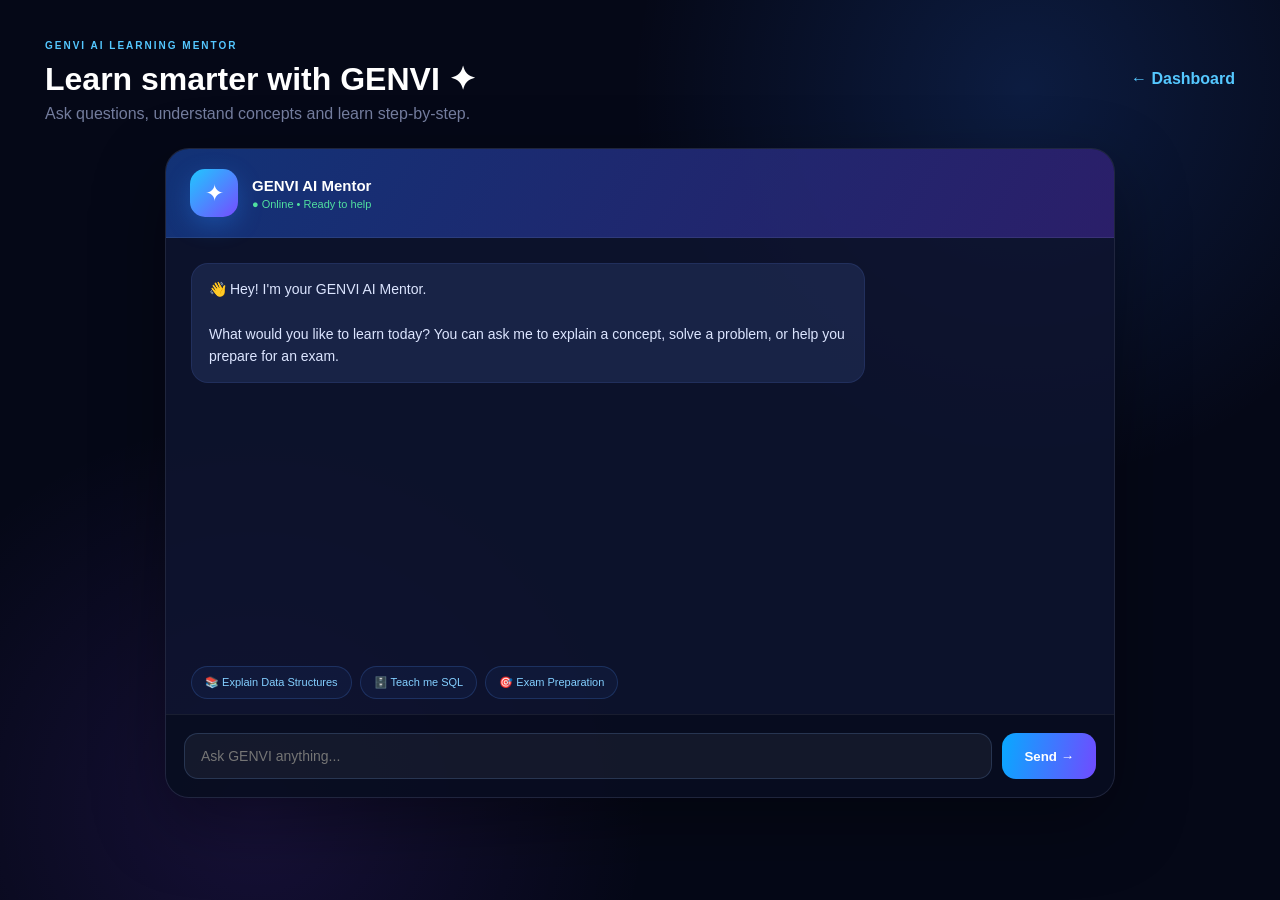
<file: ai-mentor.html>
<!DOCTYPE html>
<html lang="en">
<head>
    <meta charset="UTF-8">
    <meta name="viewport" content="width=device-width, initial-scale=1.0">

    <title>GENVI — AI Mentor</title>

    <link rel="stylesheet" href="style.css">

    <style>
        .mentor-page {
            min-height: 100vh;
            background:
                radial-gradient(circle at 80% 10%, rgba(45,120,255,.18), transparent 30%),
                radial-gradient(circle at 20% 90%, rgba(130,70,255,.14), transparent 30%),
                #050817;
            color: white;
            padding: 35px 45px;
        }

        .mentor-top {
            display: flex;
            align-items: center;
            justify-content: space-between;
            margin-bottom: 25px;
        }

        .back-btn {
            color: #55c8ff;
            text-decoration: none;
            font-weight: 700;
        }

        .mentor-title small {
            color: #54c7ff;
            letter-spacing: 2px;
            font-size: 10px;
            font-weight: 700;
        }

        .mentor-title h1 {
            margin: 7px 0;
            font-size: 32px;
        }

        .mentor-title p {
            color: #737c9d;
            margin: 0;
        }
        </style>
        <style>

        

        .chat-box {
            max-width: 950px;
            height: 650px;
            margin: 25px auto 0;

            display: flex;
            flex-direction: column;

            border-radius: 24px;
            overflow: hidden;

            background: rgba(15,21,48,.85);
            border: 1px solid rgba(255,255,255,.08);

            box-shadow: 0 25px 70px rgba(0,0,0,.35);
        }

        .chat-header {
            padding: 20px 24px;


            display: flex;
            align-items: center;
            gap: 14px;

            background: linear-gradient(
                120deg,
                rgba(20,65,150,.7),
                rgba(55,35,130,.7)
            );

            border-bottom: 1px solid rgba(255,255,255,.08);
        }

        .mentor-avatar {
            width: 48px;
            height: 48px;

            display: flex;
            align-items: center;
            justify-content: center;

            border-radius: 15px;

            font-size: 23px;

            background: linear-gradient(
                135deg,
                #20c8ff,
                #754cff
            );

            box-shadow: 0 8px 25px rgba(40,140,255,.3);
        }

        .chat-header strong {
            display: block;
            font-size: 15px;
        }

        .online {
            display: block;
            margin-top: 4px;
            color: #50e0a0;
            font-size: 11px;
        }

        .messages {
            flex: 1;
            padding: 25px;

            overflow-y: auto;

            display: flex;
            flex-direction: column;
            gap: 16px;
        }

        .message {
            max-width: 75%;
            padding: 14px 17px;

            border-radius: 17px;

            font-size: 14px;
            line-height: 1.6;
        }

        .bot-message {
            align-self: flex-start;

            background: rgba(60,80,140,.28);
            border: 1px solid rgba(100,140,255,.12);
            color: #dce5ff;
        }

        .user-message {
            align-self: flex-end;

            background: linear-gradient(
                135deg,
                #277eff,
                #704cff
            );

            color: white;
        }

        .suggestions {
            display: flex;
            gap: 8px;
            flex-wrap: wrap;

            padding: 0 25px 15px;
        }

        .suggestion {
            border: 1px solid rgba(80,150,255,.2);

            background: rgba(60,100,200,.08);

            color: #83cfff;

            padding: 9px 13px;

            border-radius: 20px;

            cursor: pointer;
            font-size: 11px;
        }

        .suggestion:hover {
            background: rgba(60,120,255,.18);
        }

        .chat-input {
            display: flex;
            gap: 10px;

            padding: 18px;

            border-top: 1px solid rgba(255,255,255,.07);

            background: rgba(5,8,23,.55);
        }

        .chat-input input {
            flex: 1;

            border: 1px solid rgba(130,180,255,.18);

            background: rgba(255,255,255,.05);

            color: white;

            outline: none;

            border-radius: 14px;

            padding: 14px 16px;

            font-size: 14px;
        }

        .chat-input input:focus {
            border-color: #29a9ff;
            box-shadow: 0 0 0 3px rgba(41,169,255,.08);
        }

        .send-btn {
            border: none;

            padding: 0 22px;

            border-radius: 14px;

            color: white;

            font-weight: 700;

            background: linear-gradient(
                100deg,
                #08a9ff,
                #704bff
            );

            cursor: pointer;
        }

        .send-btn:hover {
            transform: translateY(-1px);
        }


        @media(max-width:700px) {
            .mentor-page {
                padding: 22px;
            }

            .chat-box {
                height: calc(100vh - 190px);
            }

            .message {
                max-width: 88%;
            }
        }
    </style>
</head>

<body>

<div class="mentor-page">

    <div class="mentor-top">

        <div class="mentor-title">
            <small>GENVI AI LEARNING MENTOR</small>
            <h1>Learn smarter with GENVI ✦</h1>
            <p>Ask questions, understand concepts and learn step-by-step.</p>
        </div>

        <a href="dashboard.html" class="back-btn">
            ← Dashboard
        </a>

    </div>


    <div class="chat-box">

        <div class="chat-header">

            <div class="mentor-avatar">
                ✦
            </div>

            <div>
                <strong>GENVI AI Mentor</strong>
                <span class="online">● Online • Ready to help</span>
            </div>

        </div>


        <div class="messages" id="messages">

            <div class="message bot-message">
                👋 Hey! I'm your GENVI AI Mentor.<br><br>
                What would you like to learn today?
                You can ask me to explain a concept, solve a problem,
                or help you prepare for an exam.
            </div>

        </div>


        <div class="suggestions">

            <button class="suggestion"
                onclick="useSuggestion('Explain Data Structures in simple words')">
                📚 Explain Data Structures
            </button>

            <button class="suggestion"
                onclick="useSuggestion('Teach me SQL from basics')">
                🗄️ Teach me SQL
            </button>

            <button class="suggestion"
                onclick="useSuggestion('Help me prepare for my exam')">
                🎯 Exam Preparation
            </button>

        </div>


        <div class="chat-input">

            <input
                type="text"
                id="userInput"
                placeholder="Ask GENVI anything..."
                autocomplete="off"
            >

            <button class="send-btn" onclick="sendMessage()">
                Send →
            </button>

        </div>

    </div>

</div>
<script>

const API_URL = "http://127.0.0.1:5000/api/mentor";
const urlParams = new URLSearchParams(window.location.search);

const selectedSubject =
    urlParams.get("subject") || "Operating System";

function addMessage(text, type) {

    const messages = document.getElementById("messages");

    const message = document.createElement("div");

    message.className = "message " + type;

    message.innerHTML = text;

    messages.appendChild(message);

    messages.scrollTop = messages.scrollHeight;
}


function useSuggestion(text) {

    document.getElementById("userInput").value = text;

    sendMessage();
}


async function sendMessage() {

    const input = document.getElementById("userInput");

    const text = input.value.trim();

    if (!text) {
        return;
    }

    // Show user's question
    addMessage(text, "user-message");

    input.value = "";


    // Loading message
    const messages = document.getElementById("messages");

    const loading = document.createElement("div");

    loading.className = "message bot-message";

    loading.id = "loading-message";

    loading.innerHTML = "🧠 GENVI is thinking...";

    messages.appendChild(loading);

    messages.scrollTop = messages.scrollHeight;


    try {

        const response = await fetch(API_URL, {

            method: "POST",

            headers: {
                "Content-Type": "application/json"
            },

            body: JSON.stringify({

                question: text,

                level: "Intermediate",

                learning_style: "Simple Explanation",

                subject: selectedSubject

            })

        });


        const data = await response.json();


        // Remove loading
        loading.remove();


        if (!response.ok || !data.success) {

            addMessage(
                "❌ GENVI couldn't generate an answer.<br><br>" +
                (data.error || "Please check the backend."),
                "bot-message"
            );

            return;
        }


        // REAL AI RESPONSE
        let answer = data.answer || "No answer received.";

        answer = answer
            .replace(/\n/g, "<br>")
            .replace(/\*\*(.*?)\*\*/g, "<b>$1</b>");


        addMessage(answer, "bot-message");


    } catch (error) {

        loading.remove();

        addMessage(
            "❌ Cannot connect to GENVI AI.<br><br>" +
            "Make sure the Flask server is running on port 5000.",
            "bot-message"
        );

        console.error(error);
    }
}


document.getElementById("userInput").addEventListener(
    "keydown",
    function(event) {

        if (event.key === "Enter") {
            sendMessage();
        }

    }
);

</script>

</body>
</html>
</file>
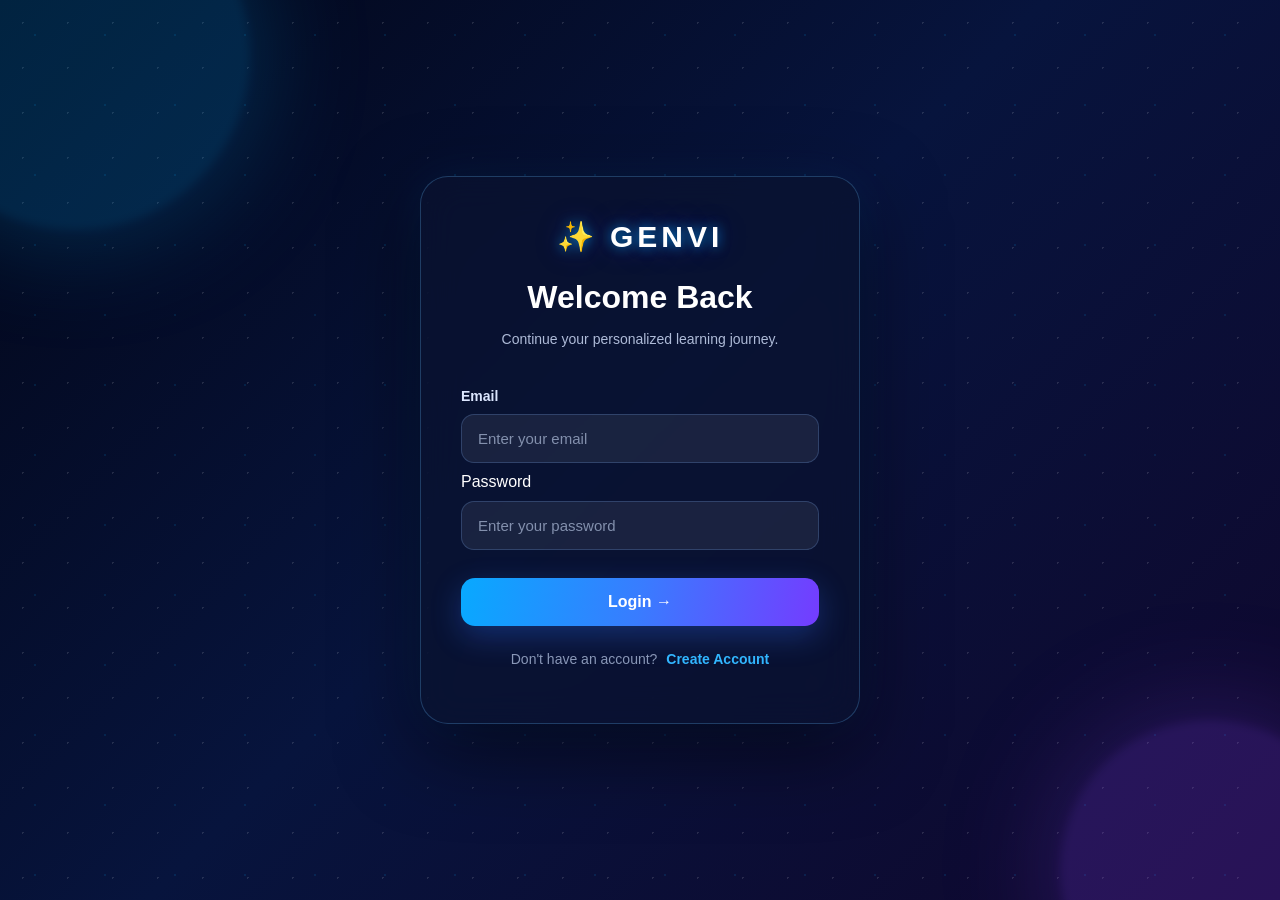
<file: login.html>
<!DOCTYPE html>
<html lang="en">
<head>
    <meta charset="UTF-8">
    <meta name="viewport" content="width=device-width, initial-scale=1.0">

    <title>GENVI — Login</title>

    <link rel="stylesheet" href="style.css">
</head>

<body>

    <div class="login-page">

        <div class="login-card">

            <div class="login-logo">✨ GENVI</div>

            <h1>Welcome Back</h1>

            <p class="login-subtitle">
                Continue your personalized learning journey.
            </p>

            <form onsubmit="loginUser(event)">

    <label>Email</label>
    <input
        type="email"
        id="email"
        placeholder="Enter your email"
        required
    

    <label>Password</label>
    <input
        type="password"
        id="password"
        placeholder="Enter your password"
        required
    >

    <button type="submit" class="login-btn">
        Login →
    </button>

</form>
            <p class="register-text">
                Don't have an account?
                <a href="register.html">Create Account</a>
            </p>

        </div>

    </div>

</body>
</html>
</file>
<file: style.css>
*{box-sizing:border-box}
html,body{margin:0;width:100%;min-height:100%;background:#030719;font-family:Arial,Helvetica,sans-serif}
body{overflow-x:hidden}
.page{position:relative;width:100%;line-height:0}
.hero-image{display:block;width:100%;height:auto;min-height:100vh;object-fit:cover;object-position:center top}
.hotspot{position:absolute;border:0;background:transparent;cursor:pointer;z-index:5;padding:0}
.hotspot:hover{background:rgba(255,255,255,.025);border-radius:18px}
.start{left:38.0%;top:65.0%;width:21.2%;height:7.6%;border-radius:50px}
.ai{left:75.2%;top:10.8%;width:18.4%;height:11.4%;border-radius:18px}
.ask{left:75.2%;top:24.8%;width:18.4%;height:11.5%;border-radius:18px}
.personal{left:75.2%;top:38.8%;width:18.4%;height:11.8%;border-radius:18px}
.progress{left:75.2%;top:52.7%;width:18.4%;height:11.7%;border-radius:18px}

.modal{position:fixed;inset:0;display:none;align-items:center;justify-content:center;background:rgba(0,0,0,.72);backdrop-filter:blur(8px);z-index:20;line-height:normal}
.modal.active{display:flex}
.modal-box{position:relative;width:min(430px,90vw);padding:38px;border-radius:24px;text-align:center;color:#fff;background:linear-gradient(145deg,#17133d,#070b21);border:1px solid rgba(150,110,255,.4);box-shadow:0 30px 100px rgba(0,0,0,.65)}
.close{position:absolute;right:15px;top:10px;border:0;background:none;color:#fff;font-size:30px;cursor:pointer}
.icon{font-size:42px;margin-bottom:12px}
.modal-box h2{margin:0 0 12px}
.modal-box p{color:#a9afc8;line-height:1.6;margin:0 0 24px}
.continue{border:0;border-radius:12px;padding:13px 22px;color:#fff;background:linear-gradient(100deg,#397cff,#743cff,#a93cff);cursor:pointer;font-weight:600}

@media(max-width:700px){
  .hero-image{min-height:auto}
}
/* =====================================================
   GENVI LOGIN PAGE
   ===================================================== */

.login-page {
    min-height: 100vh;
    width: 100%;
    position: relative;
    overflow: hidden;

    display: flex;
    align-items: center;
    justify-content: center;

    background:
        radial-gradient(circle at 15% 20%, rgba(0, 119, 255, 0.30), transparent 30%),
        radial-gradient(circle at 85% 75%, rgba(124, 58, 237, 0.30), transparent 30%),
        linear-gradient(135deg, #020617 0%, #07143d 48%, #10072d 100%);

    font-family: Arial, Helvetica, sans-serif;
}


/* Background glowing circles */

.login-page::before,
.login-page::after {
    content: "";
    position: absolute;
    border-radius: 50%;
    filter: blur(5px);
    pointer-events: none;
}

.login-page::before {
    width: 350px;
    height: 350px;
    top: -120px;
    left: -100px;
    background: rgba(0, 174, 255, 0.18);
    box-shadow: 0 0 120px rgba(0, 174, 255, 0.25);
}

.login-page::after {
    width: 300px;
    height: 300px;
    bottom: -120px;
    right: -80px;
    background: rgba(142, 68, 255, 0.20);
    box-shadow: 0 0 120px rgba(142, 68, 255, 0.25);
}


/* Small decorative dots */

.login-page {
    background-image:
        radial-gradient(rgba(255,255,255,0.12) 1px, transparent 1px),
        radial-gradient(rgba(0,174,255,0.12) 1px, transparent 1px),
        linear-gradient(135deg, #020617 0%, #07143d 48%, #10072d 100%);
    
    background-size: 45px 45px, 70px 70px, auto;
}


/* Login Card */

.login-card {
    position: relative;
    z-index: 2;

    width: min(440px, 90%);
    padding: 42px 40px;

    border-radius: 28px;

    background: rgba(10, 18, 48, 0.72);
    border: 1px solid rgba(100, 190, 255, 0.25);

    backdrop-filter: blur(18px);
    -webkit-backdrop-filter: blur(18px);

    box-shadow:
        0 25px 80px rgba(0,0,0,0.55),
        0 0 45px rgba(0,140,255,0.10);

    color: white;
}


/* Top GENVI Logo */

.login-logo {
    text-align: center;

    font-size: 30px;
    font-weight: 800;
    letter-spacing: 4px;

    margin-bottom: 25px;

    color: #ffffff;

    text-shadow:
        0 0 12px rgba(0, 174, 255, 0.7),
        0 0 30px rgba(72, 70, 255, 0.4);
}


/* Heading */

.login-card h1 {
    text-align: center;
    margin: 0;

    font-size: 32px;
    font-weight: 700;

    color: #ffffff;
}


/* Subtitle */

.login-subtitle {
    text-align: center;

    margin: 12px 0 30px;

    color: #aebbd8;

    font-size: 14px;
    line-height: 1.6;
}


/* Form */

.login-card form {
    display: flex;
    flex-direction: column;
    gap: 10px;
}


/* Labels */

.login-card label {
    margin-top: 8px;

    color: #dce7ff;

    font-size: 14px;
    font-weight: 600;
}


/* Inputs */

.login-card input {
    width: 100%;

    padding: 15px 16px;

    border-radius: 13px;

    border: 1px solid rgba(130, 180, 255, 0.22);

    outline: none;

    background: rgba(255,255,255,0.07);

    color: white;

    font-size: 15px;

    transition: 0.3s;
}


.login-card input::placeholder {
    color: #8390ad;
}


.login-card input:focus {
    border-color: #29a9ff;

    background: rgba(255,255,255,0.10);

    box-shadow:
        0 0 0 3px rgba(41,169,255,0.10),
        0 0 25px rgba(41,169,255,0.12);
}


/* Login Button */

.login-btn {
    width: 100%;

    margin-top: 18px;

    padding: 15px;

    border: none;
    border-radius: 14px;

    color: white;

    font-size: 16px;
    font-weight: 700;

    cursor: pointer;

    background: linear-gradient(
        100deg,
        #08a9ff,
        #397cff,
        #743cff
    );

    box-shadow:
        0 10px 30px rgba(48, 113, 255, 0.30);

    transition: all 0.3s ease;
}


.login-btn:hover {
    transform: translateY(-2px);

    box-shadow:
        0 15px 40px rgba(48, 113, 255, 0.45);
}


.login-btn:active {
    transform: translateY(0);
}


/* Register text */

.register-text {
    text-align: center;

    margin-top: 25px;

    color: #8997b7;

    font-size: 14px;
}


.register-text a {
    color: #32b6ff;

    font-weight: 700;

    text-decoration: none;

    margin-left: 5px;

    transition: 0.3s;
}


.register-text a:hover {
    color: #8b7cff;
    text-shadow: 0 0 12px rgba(50,182,255,0.6);
}


/* Mobile */

@media (max-width: 600px) {

    .login-card {
        padding: 32px 24px;
        border-radius: 22px;
    }

    .login-card h1 {
        font-size: 27px;
    }

    .login-logo {
        font-size: 26px;
    }
}
/* =====================================================
   GENVI DASHBOARD
   ===================================================== */

.dashboard {
    min-height: 100vh;
    display: flex;
    background:
        radial-gradient(circle at 75% 10%, rgba(61, 92, 255, 0.18), transparent 30%),
        radial-gradient(circle at 30% 80%, rgba(124, 58, 237, 0.12), transparent 30%),
        #050817;
    color: #ffffff;
    font-family: Arial, Helvetica, sans-serif;
    line-height: normal;
}


/* ================= SIDEBAR ================= */

.sidebar {
    width: 245px;
    min-height: 100vh;
    padding: 30px 18px;
    position: fixed;
    left: 0;
    top: 0;
    bottom: 0;

    background: rgba(8, 12, 32, 0.92);
    border-right: 1px solid rgba(120, 140, 255, 0.15);

    box-shadow: 15px 0 50px rgba(0, 0, 0, 0.25);

    display: flex;
    flex-direction: column;
    z-index: 10;
}


/* LOGO */

.brand {
    font-size: 27px;
    font-weight: 800;
    letter-spacing: 4px;

    padding: 8px 14px 35px;

    background: linear-gradient(
        90deg,
        #ffffff,
        #55bfff,
        #9c6cff
    );

    background-clip: text;
-webkit-background-clip: text;
-webkit-text-fill-color: transparent;
}

.brand span {
    -webkit-text-fill-color: #54c7ff;
    margin-right: 5px;
}


/* MENU TITLE */

.menu-title {
    font-size: 10px;
    letter-spacing: 2px;
    color: #6f7898;
    margin: 0 14px 12px;
}


/* NAVIGATION */

.sidebar nav {
    display: flex;
    flex-direction: column;
    gap: 7px;
}

.nav-item {
    display: flex;
    align-items: center;
    gap: 14px;

    padding: 13px 15px;

    color: #8e97b7;
    text-decoration: none;

    border-radius: 13px;

    font-size: 14px;
    font-weight: 600;

    transition: all 0.25s ease;
}

.nav-item span:first-child {
    width: 22px;
    text-align: center;
    font-size: 18px;
}

.nav-item:hover {
    color: white;
    background: rgba(73, 105, 255, 0.12);
    transform: translateX(3px);
}

.nav-item.active {
    color: white;

    background: linear-gradient(
        100deg,
        rgba(40, 126, 255, 0.32),
        rgba(126, 62, 255, 0.25)
    );

    border: 1px solid rgba(82, 146, 255, 0.2);

    box-shadow:
        0 8px 25px rgba(36, 103, 255, 0.12);
}

.sidebar-bottom {
    margin-top: auto;
}

.logout {
    color: #8b91aa;
}


/* ================= MAIN ================= */

.dashboard-main {
    width: calc(100% - 245px);
    margin-left: 245px;
    padding: 38px 45px 60px;
}


/* ================= TOPBAR ================= */

.topbar {
    display: flex;
    align-items: center;
    justify-content: space-between;
    margin-bottom: 28px;
}

.welcome-small {
    color: #6677a7;
    font-size: 11px;
    font-weight: 700;
    letter-spacing: 2px;
    margin: 0 0 7px;
}

.topbar h1 {
    margin: 0;
    font-size: 31px;
    line-height: 1.2;
    color: #f5f7ff;
}

.topbar h1 span {
    background: linear-gradient(
        90deg,
        #48c6ff,
        #8b5cff
    );

    background-clip: text;
-webkit-background-clip: text;
-webkit-text-fill-color: transparent;
}

.top-description {
    margin: 8px 0 0;
    color: #737c9d;
    font-size: 14px;
}


/* PROFILE */

.profile {
    display: flex;
    align-items: center;
    gap: 12px;

    padding: 9px 15px;

    border-radius: 15px;

    background: rgba(255,255,255,0.035);
    border: 1px solid rgba(255,255,255,0.08);
}

.profile-avatar {
    width: 40px;
    height: 40px;

    border-radius: 50%;

    display: flex;
    align-items: center;
    justify-content: center;

    font-weight: 800;

    background: linear-gradient(
        135deg,
        #20c8ff,
        #754cff
    );
}

.profile strong,
.profile small {
    display: block;
}

.profile strong {
    font-size: 13px;
}

.profile small {
    color: #737c9d;
    font-size: 10px;
    margin-top: 3px;
}


/* ================= AI HERO ================= */

.ai-hero {
    min-height: 190px;

    padding: 30px 35px;

    border-radius: 24px;

    display: flex;
    align-items: center;
    justify-content: space-between;

    overflow: hidden;

    background:
        radial-gradient(
            circle at 80% 30%,
            rgba(84, 151, 255, 0.35),
            transparent 30%
        ),
        linear-gradient(
            120deg,
            #111c52,
            #171342 55%,
            #21114a
        );

    border: 1px solid rgba(109, 133, 255, 0.25);

    box-shadow:
        0 20px 60px rgba(0, 0, 0, 0.3);
}

.ai-content {
    display: flex;
    align-items: center;
    gap: 22px;
}

.ai-icon {
    width: 65px;
    height: 65px;

    flex-shrink: 0;

    display: flex;
    align-items: center;
    justify-content: center;

    border-radius: 18px;

    font-size: 32px;

    background: linear-gradient(
        135deg,
        #1abfff,
        #7252ff
    );

    box-shadow:
        0 10px 30px rgba(44, 131, 255, 0.35);
}

.ai-label {
    margin: 0 0 8px;

    font-size: 10px;
    letter-spacing: 2px;
    font-weight: 700;

    color: #61cfff;
}

.ai-hero h2 {
    margin: 0;

    font-size: 25px;
    color: #ffffff;
}

.ai-hero p:not(.ai-label) {
    margin: 9px 0 0;

    color: #9ba6cb;
    font-size: 13px;
    line-height: 1.5;
    max-width: 580px;
}


/* ASK BUTTON */

.ask-btn {
    border: 0;
    padding: 14px 22px;

    border-radius: 13px;

    color: white;
    font-weight: 700;

    cursor: pointer;

    background: linear-gradient(
        100deg,
        #22bfff,
        #704bff
    );

    box-shadow:
        0 10px 30px rgba(70, 104, 255, 0.3);

    transition: 0.25s;
}

.ask-btn:hover {
    transform: translateY(-2px);
    box-shadow:
        0 15px 35px rgba(70, 104, 255, 0.4);
}


/* ================= STATS ================= */

.stats {
    display: grid;

    grid-template-columns:
        repeat(4, 1fr);

    gap: 16px;

    margin-top: 22px;
}

.stat-card {
    display: flex;
    align-items: center;
    gap: 14px;

    padding: 18px;

    border-radius: 18px;

    background: rgba(15, 21, 48, 0.78);

    border: 1px solid rgba(255,255,255,0.07);

    transition: 0.25s;
}

.stat-card:hover {
    transform: translateY(-4px);
    border-color: rgba(90, 145, 255, 0.3);
}

.stat-icon {
    width: 45px;
    height: 45px;

    display: flex;
    align-items: center;
    justify-content: center;

    border-radius: 13px;

    font-size: 20px;
}

.blue {
    background: rgba(39, 148, 255, 0.15);
}

.purple {
    background: rgba(139, 92, 246, 0.15);
}

.cyan {
    background: rgba(34, 211, 238, 0.13);
}

.pink {
    background: rgba(236, 72, 153, 0.13);
}

.stat-card span,
.stat-card strong {
    display: block;
}

.stat-card span {
    color: #737c9d;
    font-size: 11px;
    margin-bottom: 5px;
}

.stat-card strong {
    font-size: 20px;
    color: #f4f6ff;
}


/* ================= CONTENT GRID ================= */

.content-grid {
    display: grid;

    grid-template-columns:
        1.15fr 0.85fr;

    gap: 18px;

    margin-top: 20px;
}

.panel {
    padding: 24px;

    border-radius: 20px;

    background: rgba(15, 21, 48, 0.78);

    border: 1px solid rgba(255,255,255,0.07);
}

.panel-heading {
    display: flex;
    justify-content: space-between;
    align-items: center;
}

.panel-heading p,
.section-heading p {
    margin: 0 0 5px;

    color: #6677a7;

    font-size: 9px;
    letter-spacing: 1.7px;
    font-weight: 700;
}

.panel-heading h3 {
    margin: 0;
    font-size: 18px;
}

.percentage {
    font-size: 25px;
    font-weight: 800;

    background: linear-gradient(
        90deg,
        #36c7ff,
        #8b5cff
    );

    background-clip: text;
-webkit-background-clip: text;
-webkit-text-fill-color: transparent;
}


/* PROGRESS BAR */

.progress-bar {
    height: 9px;

    margin-top: 24px;

    border-radius: 20px;

    background: #202746;

    overflow: hidden;
}

.progress-fill {
    width: 72%;
    height: 100%;

    border-radius: inherit;

    background: linear-gradient(
        90deg,
        #25c5ff,
        #6754ff,
        #9d4dff
    );
}

.progress-text {
    color: #747d9d;
    font-size: 12px;
    margin: 12px 0 20px;
}

.goal-row {
    display: flex;
    justify-content: space-between;

    color: #7c85a3;
    font-size: 12px;
}

.goal-row strong {
    color: #dce2ff;
}


/* ================= QUICK ACTIONS ================= */

.quick-actions {
    margin-top: 17px;

    display: flex;
    flex-direction: column;
    gap: 9px;
}

.quick-actions button {
    width: 100%;

    display: flex;
    align-items: center;
    gap: 13px;

    padding: 12px;

    border: 1px solid transparent;
    border-radius: 12px;

    background: rgba(255,255,255,0.025);

    color: white;

    text-align: left;

    cursor: pointer;

    transition: 0.2s;
}

.quick-actions button:hover {
    background: rgba(65, 111, 255, 0.1);
    border-color: rgba(78, 133, 255, 0.2);
}

.quick-actions button > span {
    font-size: 21px;
}

.quick-actions strong,
.quick-actions small {
    display: block;
}

.quick-actions strong {
    font-size: 12px;
}

.quick-actions small {
    margin-top: 3px;
    color: #707997;
    font-size: 10px;
}


/* ================= SUBJECTS ================= */

.subjects-section {
    margin-top: 28px;
}

.section-heading {
    display: flex;
    justify-content: space-between;
    align-items: center;

    margin-bottom: 15px;
}

.section-heading h2 {
    margin: 0;
    font-size: 21px;
}

.section-heading button {
    border: 0;
    background: transparent;

    color: #54c8ff;

    font-size: 12px;
    font-weight: 700;

    cursor: pointer;
}

.subject-grid {
    display: grid;

    grid-template-columns:
        repeat(4, 1fr);

    gap: 15px;
}

.subject-card {
    padding: 20px;

    border-radius: 18px;

    background: rgba(15, 21, 48, 0.78);

    border: 1px solid rgba(255,255,255,0.07);

    transition: 0.25s;
}

.subject-card:hover {
    transform: translateY(-5px);

    border-color:
        rgba(78, 142, 255, 0.28);

    box-shadow:
        0 15px 40px rgba(0,0,0,0.2);
}

.subject-symbol {
    width: 42px;
    height: 42px;

    display: flex;
    align-items: center;
    justify-content: center;

    border-radius: 12px;

    font-size: 12px;
    font-weight: 800;

    color: #59caff;

    background: rgba(48, 170, 255, 0.12);

    margin-bottom: 14px;
}

.purple-symbol {
    color: #a27aff;
    background: rgba(139,92,246,0.12);
}

.cyan-symbol {
    color: #45e2e7;
    background: rgba(34,211,238,0.12);
}

.pink-symbol {
    color: #ff75b6;
    background: rgba(236,72,153,0.12);
}

.subject-card h3 {
    margin: 0;

    font-size: 14px;
}

.subject-card p {
    margin: 6px 0 14px;

    color: #707997;

    font-size: 10px;
}

.mini-progress {
    height: 5px;

    border-radius: 10px;

    background: #202746;

    overflow: hidden;
}

.mini-progress div {
    height: 100%;

    border-radius: inherit;

    background: linear-gradient(
        90deg,
        #2dc8ff,
        #7554ff
    );
}

.subject-card small {
    display: block;

    margin-top: 8px;

    color: #717b9c;

    font-size: 9px;
}


/* ================= RESPONSIVE ================= */

@media (max-width: 1000px) {

    .sidebar {
        width: 210px;
    }

    .dashboard-main {
        width: calc(100% - 210px);
        margin-left: 210px;
        padding: 28px;
    }

    .stats,
    .subject-grid {
        grid-template-columns: repeat(2, 1fr);
    }

    .content-grid {
        grid-template-columns: 1fr;
    }
}


@media (max-width: 700px) {

    .sidebar {
        position: relative;
        width: 100%;
        min-height: auto;
    }

    .dashboard {
        display: block;
    }

    .dashboard-main {
        width: 100%;
        margin-left: 0;
        padding: 22px;
    }

    .topbar {
        align-items: flex-start;
        gap: 20px;
        flex-direction: column;
    }

    .ai-hero {
        align-items: flex-start;
        flex-direction: column;
        gap: 22px;
    }

    .stats,
    .subject-grid {
        grid-template-columns: 1fr;
    }
}
</file>
